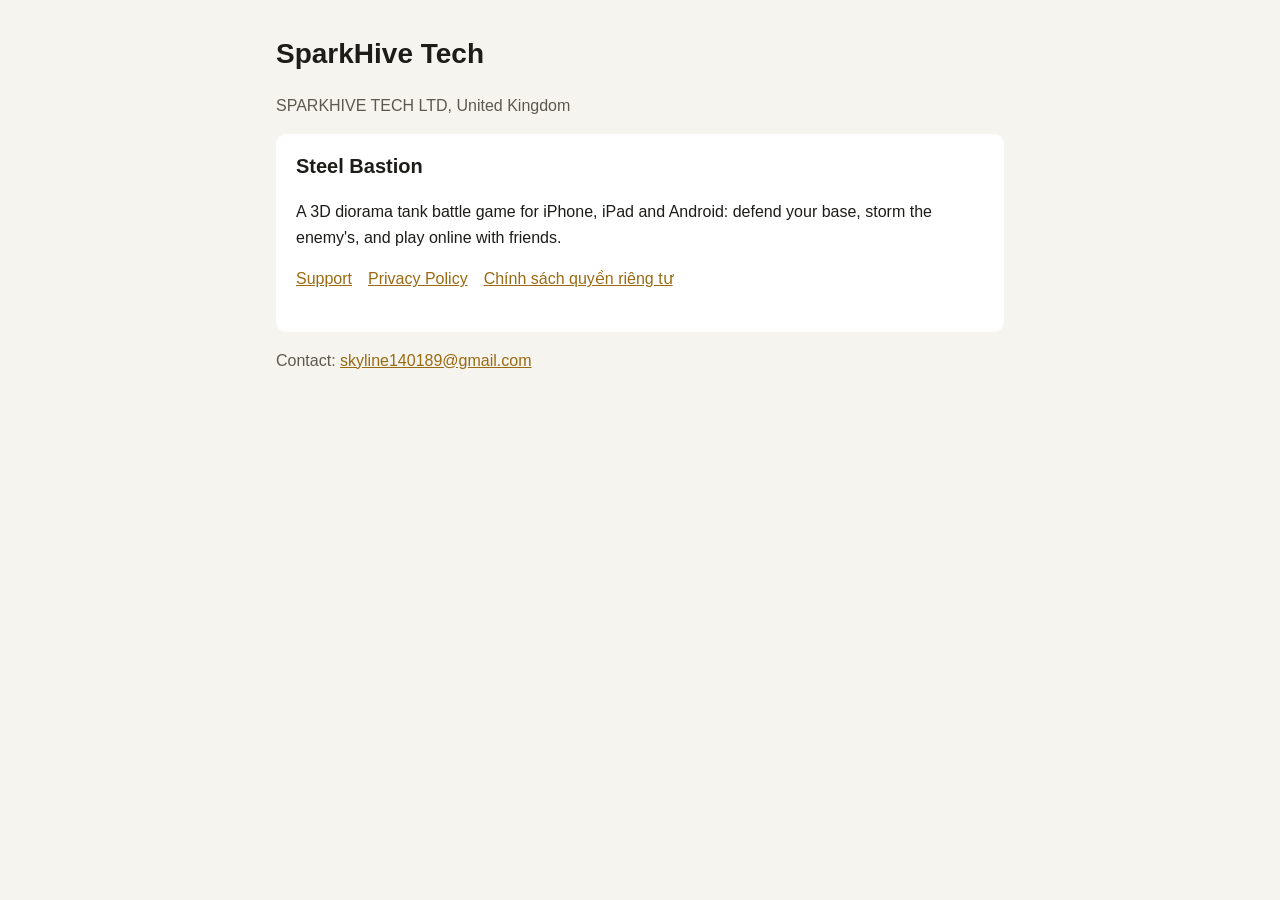
<file: index.html>
<!doctype html>
<html lang="en"><head><meta charset="utf-8"><meta name="viewport" content="width=device-width, initial-scale=1">
<title>SparkHive Tech</title><link rel="stylesheet" href="style.css"></head>
<body><main>
<h1>SparkHive Tech</h1>
<p class="dim">SPARKHIVE TECH LTD, United Kingdom</p>
<div class="card">
<h2 style="margin-top:0">Steel Bastion</h2>
<p>A 3D diorama tank battle game for iPhone, iPad and Android: defend your base, storm the enemy's, and play online with friends.</p>
<nav><a href="steel-bastion/support.html">Support</a><a href="steel-bastion/privacy.html">Privacy Policy</a><a href="steel-bastion/privacy-vi.html">Chính sách quyền riêng tư</a></nav>
</div>
<p class="dim">Contact: <a href="mailto:skyline140189@gmail.com">skyline140189@gmail.com</a></p>
</main></body></html>
</file>
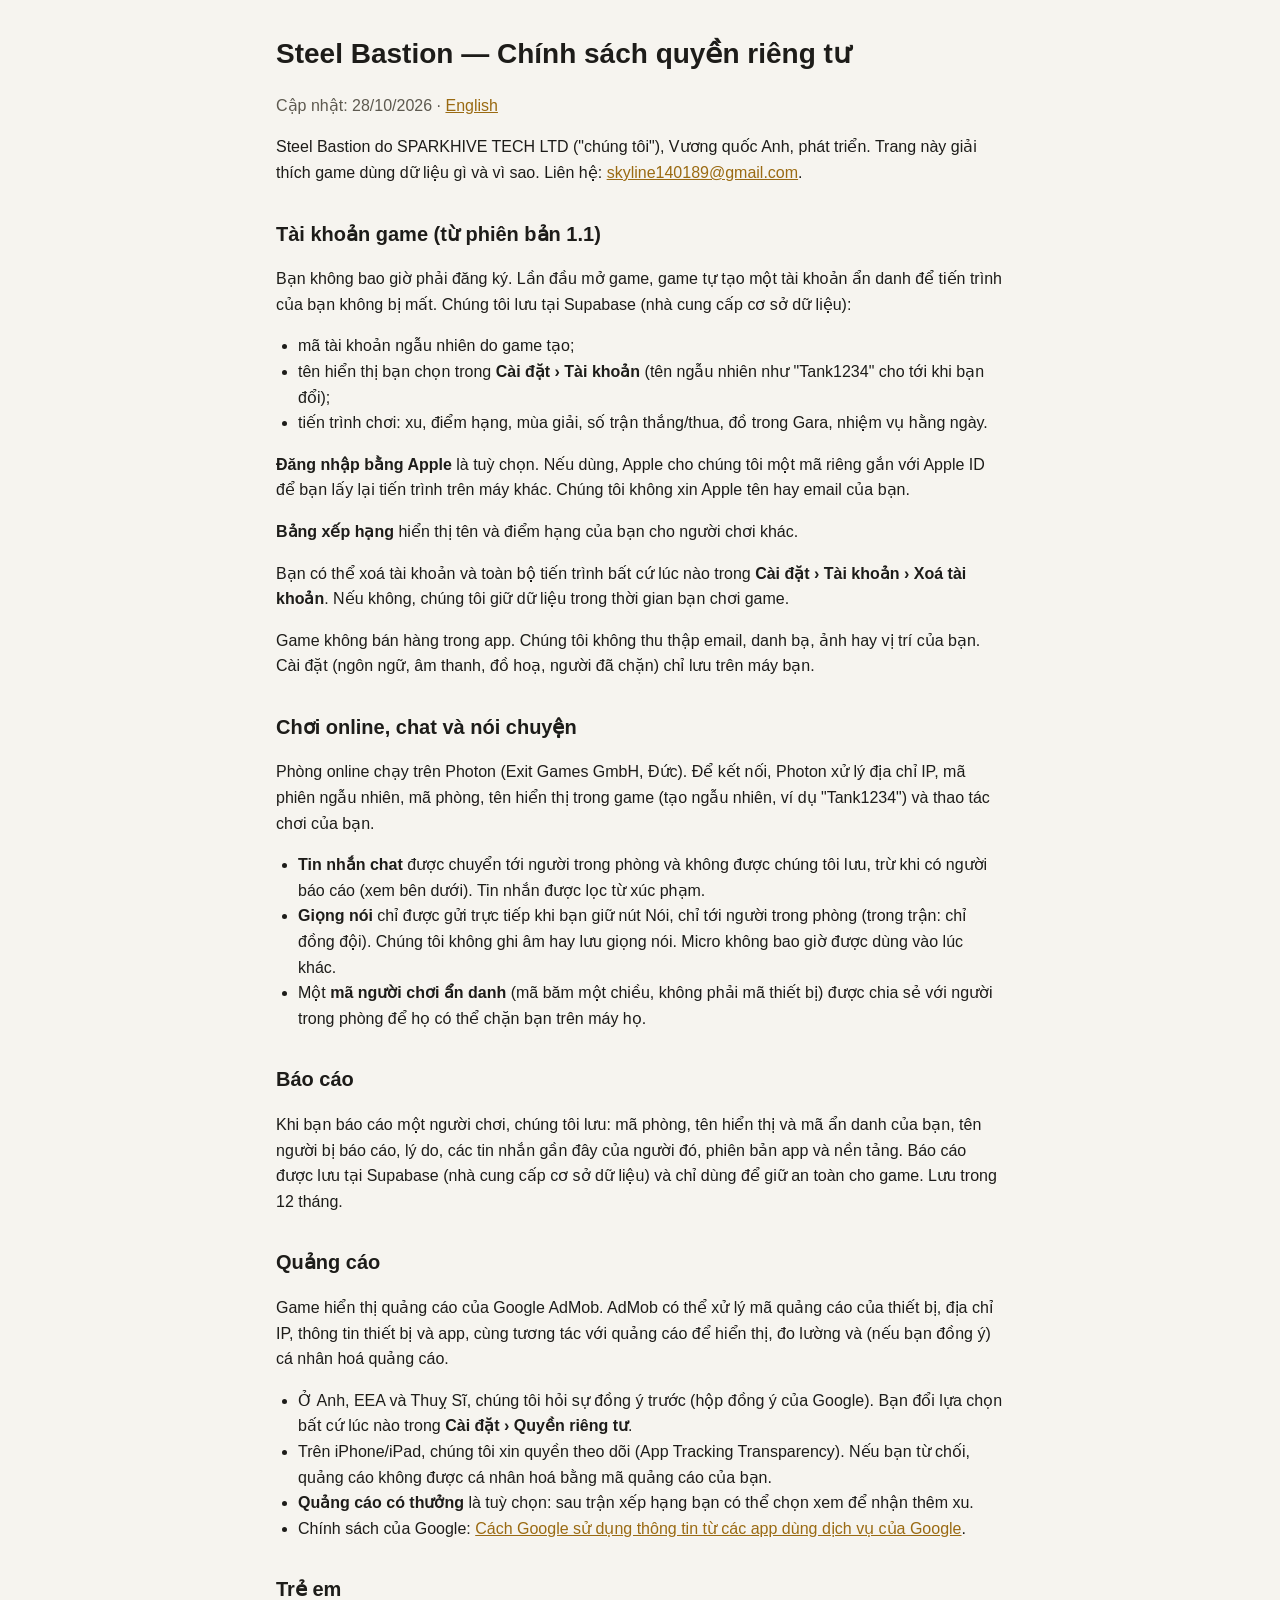
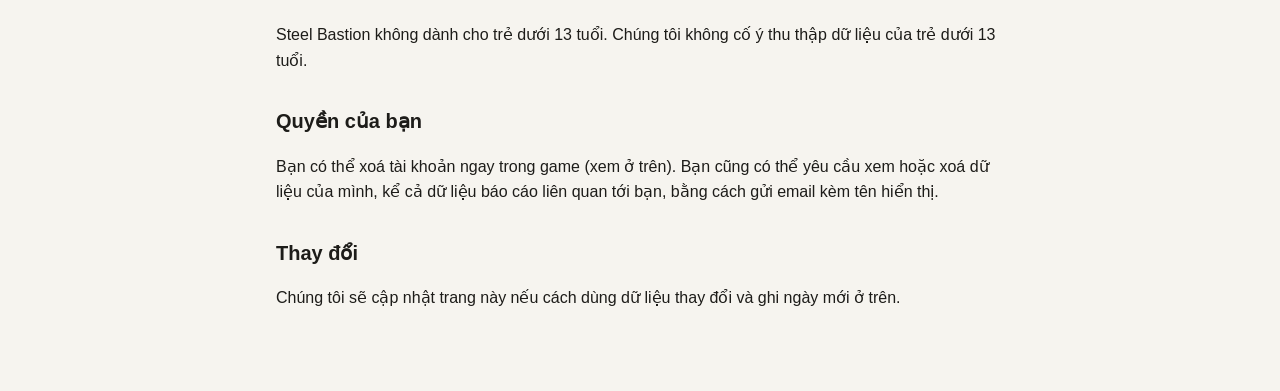
<file: steel-bastion/privacy-vi.html>
<!doctype html>
<html lang="vi"><head><meta charset="utf-8"><meta name="viewport" content="width=device-width, initial-scale=1">
<title>Chính sách quyền riêng tư Steel Bastion</title><link rel="stylesheet" href="../style.css"></head>
<body><main>
<h1>Steel Bastion — Chính sách quyền riêng tư</h1>
<p class="dim">Cập nhật: 28/10/2026 · <a href="privacy.html">English</a></p>
<p>Steel Bastion do SPARKHIVE TECH LTD ("chúng tôi"), Vương quốc Anh, phát triển. Trang này giải thích game dùng dữ liệu gì và vì sao. Liên hệ: <a href="mailto:skyline140189@gmail.com">skyline140189@gmail.com</a>.</p>

<h2>Tài khoản game (từ phiên bản 1.1)</h2>
<p>Bạn không bao giờ phải đăng ký. Lần đầu mở game, game tự tạo một tài khoản ẩn danh để tiến trình của bạn không bị mất. Chúng tôi lưu tại Supabase (nhà cung cấp cơ sở dữ liệu):</p>
<ul>
<li>mã tài khoản ngẫu nhiên do game tạo;</li>
<li>tên hiển thị bạn chọn trong <b>Cài đặt › Tài khoản</b> (tên ngẫu nhiên như "Tank1234" cho tới khi bạn đổi);</li>
<li>tiến trình chơi: xu, điểm hạng, mùa giải, số trận thắng/thua, đồ trong Gara, nhiệm vụ hằng ngày.</li>
</ul>
<p><b>Đăng nhập bằng Apple</b> là tuỳ chọn. Nếu dùng, Apple cho chúng tôi một mã riêng gắn với Apple ID để bạn lấy lại tiến trình trên máy khác. Chúng tôi không xin Apple tên hay email của bạn.</p>
<p><b>Bảng xếp hạng</b> hiển thị tên và điểm hạng của bạn cho người chơi khác.</p>
<p>Bạn có thể xoá tài khoản và toàn bộ tiến trình bất cứ lúc nào trong <b>Cài đặt › Tài khoản › Xoá tài khoản</b>. Nếu không, chúng tôi giữ dữ liệu trong thời gian bạn chơi game.</p>
<p>Game không bán hàng trong app. Chúng tôi không thu thập email, danh bạ, ảnh hay vị trí của bạn. Cài đặt (ngôn ngữ, âm thanh, đồ hoạ, người đã chặn) chỉ lưu trên máy bạn.</p>

<h2>Chơi online, chat và nói chuyện</h2>
<p>Phòng online chạy trên Photon (Exit Games GmbH, Đức). Để kết nối, Photon xử lý địa chỉ IP, mã phiên ngẫu nhiên, mã phòng, tên hiển thị trong game (tạo ngẫu nhiên, ví dụ "Tank1234") và thao tác chơi của bạn.</p>
<ul>
<li><b>Tin nhắn chat</b> được chuyển tới người trong phòng và không được chúng tôi lưu, trừ khi có người báo cáo (xem bên dưới). Tin nhắn được lọc từ xúc phạm.</li>
<li><b>Giọng nói</b> chỉ được gửi trực tiếp khi bạn giữ nút Nói, chỉ tới người trong phòng (trong trận: chỉ đồng đội). Chúng tôi không ghi âm hay lưu giọng nói. Micro không bao giờ được dùng vào lúc khác.</li>
<li>Một <b>mã người chơi ẩn danh</b> (mã băm một chiều, không phải mã thiết bị) được chia sẻ với người trong phòng để họ có thể chặn bạn trên máy họ.</li>
</ul>

<h2>Báo cáo</h2>
<p>Khi bạn báo cáo một người chơi, chúng tôi lưu: mã phòng, tên hiển thị và mã ẩn danh của bạn, tên người bị báo cáo, lý do, các tin nhắn gần đây của người đó, phiên bản app và nền tảng. Báo cáo được lưu tại Supabase (nhà cung cấp cơ sở dữ liệu) và chỉ dùng để giữ an toàn cho game. Lưu trong 12 tháng.</p>

<h2>Quảng cáo</h2>
<p>Game hiển thị quảng cáo của Google AdMob. AdMob có thể xử lý mã quảng cáo của thiết bị, địa chỉ IP, thông tin thiết bị và app, cùng tương tác với quảng cáo để hiển thị, đo lường và (nếu bạn đồng ý) cá nhân hoá quảng cáo.</p>
<ul>
<li>Ở Anh, EEA và Thuỵ Sĩ, chúng tôi hỏi sự đồng ý trước (hộp đồng ý của Google). Bạn đổi lựa chọn bất cứ lúc nào trong <b>Cài đặt › Quyền riêng tư</b>.</li>
<li>Trên iPhone/iPad, chúng tôi xin quyền theo dõi (App Tracking Transparency). Nếu bạn từ chối, quảng cáo không được cá nhân hoá bằng mã quảng cáo của bạn.</li>
<li><b>Quảng cáo có thưởng</b> là tuỳ chọn: sau trận xếp hạng bạn có thể chọn xem để nhận thêm xu.</li>
<li>Chính sách của Google: <a href="https://policies.google.com/technologies/partner-sites">Cách Google sử dụng thông tin từ các app dùng dịch vụ của Google</a>.</li>
</ul>

<h2>Trẻ em</h2>
<p>Steel Bastion không dành cho trẻ dưới 13 tuổi. Chúng tôi không cố ý thu thập dữ liệu của trẻ dưới 13 tuổi.</p>

<h2>Quyền của bạn</h2>
<p>Bạn có thể xoá tài khoản ngay trong game (xem ở trên). Bạn cũng có thể yêu cầu xem hoặc xoá dữ liệu của mình, kể cả dữ liệu báo cáo liên quan tới bạn, bằng cách gửi email kèm tên hiển thị.</p>

<h2>Thay đổi</h2>
<p>Chúng tôi sẽ cập nhật trang này nếu cách dùng dữ liệu thay đổi và ghi ngày mới ở trên.</p>
</main></body></html>
</file>
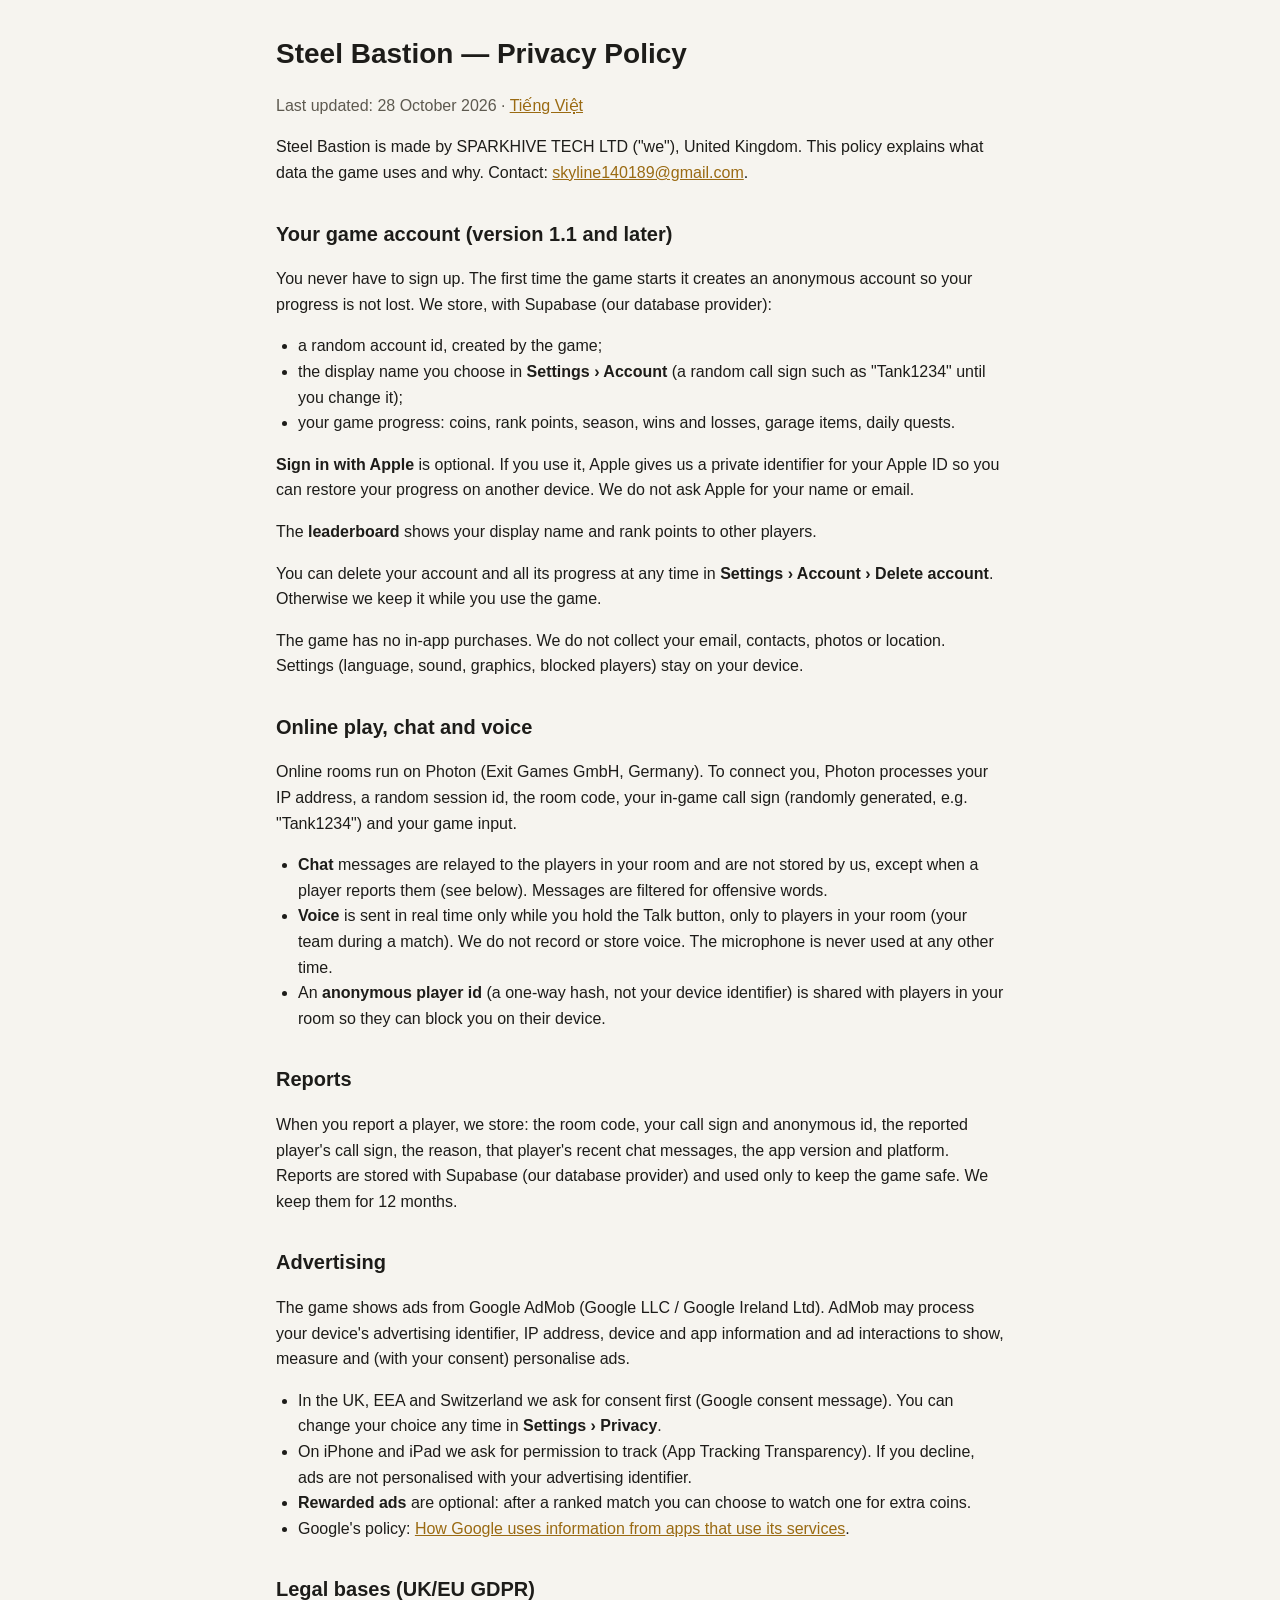
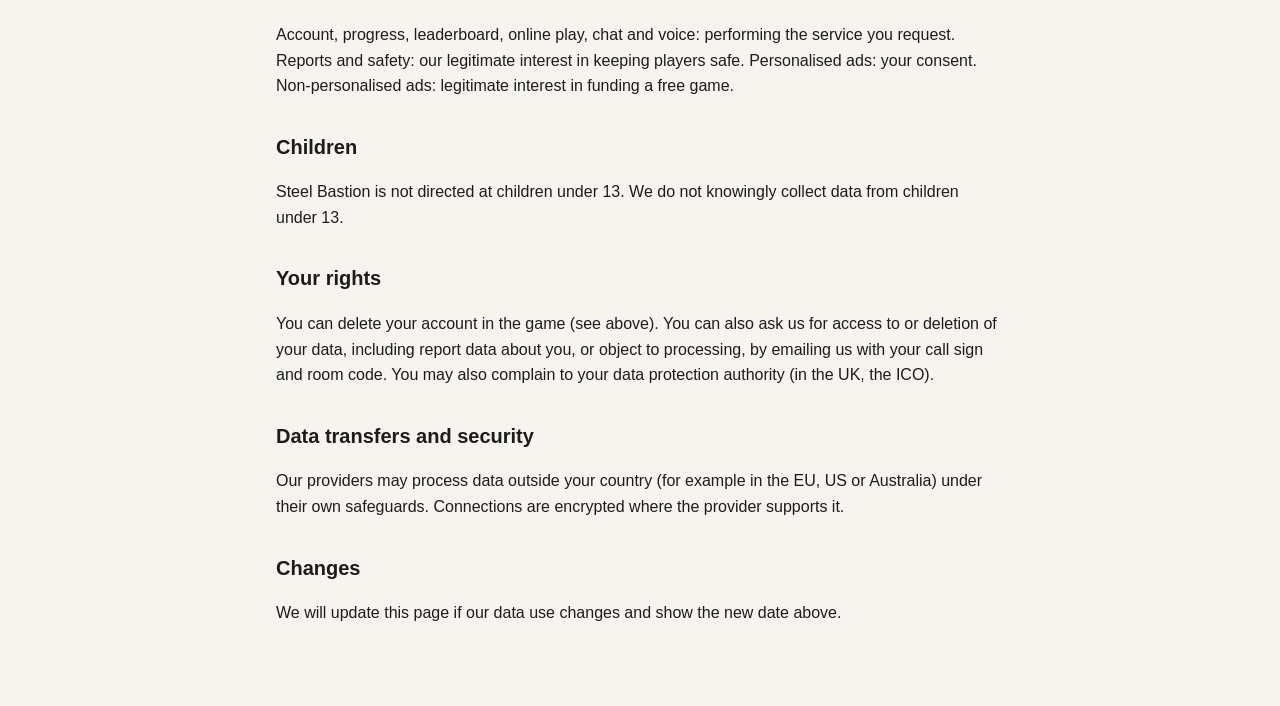
<file: steel-bastion/privacy.html>
<!doctype html>
<html lang="en"><head><meta charset="utf-8"><meta name="viewport" content="width=device-width, initial-scale=1">
<title>Steel Bastion Privacy Policy</title><link rel="stylesheet" href="../style.css"></head>
<body><main>
<h1>Steel Bastion — Privacy Policy</h1>
<p class="dim">Last updated: 28 October 2026 · <a href="privacy-vi.html">Tiếng Việt</a></p>
<p>Steel Bastion is made by SPARKHIVE TECH LTD ("we"), United Kingdom. This policy explains what data the game uses and why. Contact: <a href="mailto:skyline140189@gmail.com">skyline140189@gmail.com</a>.</p>

<h2>Your game account (version 1.1 and later)</h2>
<p>You never have to sign up. The first time the game starts it creates an anonymous account so your progress is not lost. We store, with Supabase (our database provider):</p>
<ul>
<li>a random account id, created by the game;</li>
<li>the display name you choose in <b>Settings › Account</b> (a random call sign such as "Tank1234" until you change it);</li>
<li>your game progress: coins, rank points, season, wins and losses, garage items, daily quests.</li>
</ul>
<p><b>Sign in with Apple</b> is optional. If you use it, Apple gives us a private identifier for your Apple ID so you can restore your progress on another device. We do not ask Apple for your name or email.</p>
<p>The <b>leaderboard</b> shows your display name and rank points to other players.</p>
<p>You can delete your account and all its progress at any time in <b>Settings › Account › Delete account</b>. Otherwise we keep it while you use the game.</p>
<p>The game has no in-app purchases. We do not collect your email, contacts, photos or location. Settings (language, sound, graphics, blocked players) stay on your device.</p>

<h2>Online play, chat and voice</h2>
<p>Online rooms run on Photon (Exit Games GmbH, Germany). To connect you, Photon processes your IP address, a random session id, the room code, your in-game call sign (randomly generated, e.g. "Tank1234") and your game input.</p>
<ul>
<li><b>Chat</b> messages are relayed to the players in your room and are not stored by us, except when a player reports them (see below). Messages are filtered for offensive words.</li>
<li><b>Voice</b> is sent in real time only while you hold the Talk button, only to players in your room (your team during a match). We do not record or store voice. The microphone is never used at any other time.</li>
<li>An <b>anonymous player id</b> (a one-way hash, not your device identifier) is shared with players in your room so they can block you on their device.</li>
</ul>

<h2>Reports</h2>
<p>When you report a player, we store: the room code, your call sign and anonymous id, the reported player's call sign, the reason, that player's recent chat messages, the app version and platform. Reports are stored with Supabase (our database provider) and used only to keep the game safe. We keep them for 12 months.</p>

<h2>Advertising</h2>
<p>The game shows ads from Google AdMob (Google LLC / Google Ireland Ltd). AdMob may process your device's advertising identifier, IP address, device and app information and ad interactions to show, measure and (with your consent) personalise ads.</p>
<ul>
<li>In the UK, EEA and Switzerland we ask for consent first (Google consent message). You can change your choice any time in <b>Settings › Privacy</b>.</li>
<li>On iPhone and iPad we ask for permission to track (App Tracking Transparency). If you decline, ads are not personalised with your advertising identifier.</li>
<li><b>Rewarded ads</b> are optional: after a ranked match you can choose to watch one for extra coins.</li>
<li>Google's policy: <a href="https://policies.google.com/technologies/partner-sites">How Google uses information from apps that use its services</a>.</li>
</ul>

<h2>Legal bases (UK/EU GDPR)</h2>
<p>Account, progress, leaderboard, online play, chat and voice: performing the service you request. Reports and safety: our legitimate interest in keeping players safe. Personalised ads: your consent. Non-personalised ads: legitimate interest in funding a free game.</p>

<h2>Children</h2>
<p>Steel Bastion is not directed at children under 13. We do not knowingly collect data from children under 13.</p>

<h2>Your rights</h2>
<p>You can delete your account in the game (see above). You can also ask us for access to or deletion of your data, including report data about you, or object to processing, by emailing us with your call sign and room code. You may also complain to your data protection authority (in the UK, the ICO).</p>

<h2>Data transfers and security</h2>
<p>Our providers may process data outside your country (for example in the EU, US or Australia) under their own safeguards. Connections are encrypted where the provider supports it.</p>

<h2>Changes</h2>
<p>We will update this page if our data use changes and show the new date above.</p>
</main></body></html>
</file>
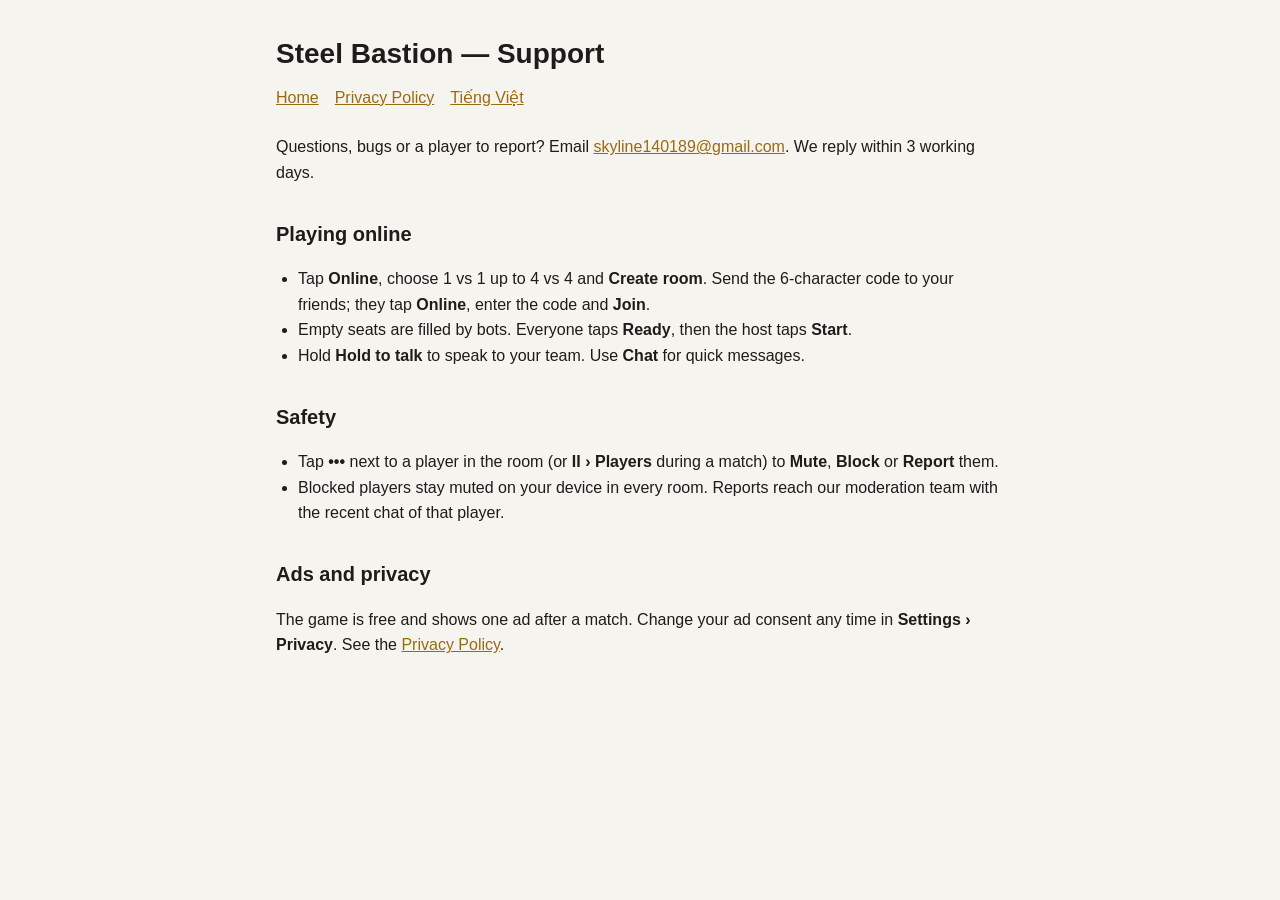
<file: steel-bastion/support.html>
<!doctype html>
<html lang="en"><head><meta charset="utf-8"><meta name="viewport" content="width=device-width, initial-scale=1">
<title>Steel Bastion Support</title><link rel="stylesheet" href="../style.css"></head>
<body><main>
<h1>Steel Bastion — Support</h1>
<nav><a href="../index.html">Home</a><a href="privacy.html">Privacy Policy</a><a href="privacy-vi.html">Tiếng Việt</a></nav>
<p>Questions, bugs or a player to report? Email <a href="mailto:skyline140189@gmail.com">skyline140189@gmail.com</a>. We reply within 3 working days.</p>
<h2>Playing online</h2>
<ul>
<li>Tap <b>Online</b>, choose 1 vs 1 up to 4 vs 4 and <b>Create room</b>. Send the 6-character code to your friends; they tap <b>Online</b>, enter the code and <b>Join</b>.</li>
<li>Empty seats are filled by bots. Everyone taps <b>Ready</b>, then the host taps <b>Start</b>.</li>
<li>Hold <b>Hold to talk</b> to speak to your team. Use <b>Chat</b> for quick messages.</li>
</ul>
<h2>Safety</h2>
<ul>
<li>Tap <b>•••</b> next to a player in the room (or <b>II › Players</b> during a match) to <b>Mute</b>, <b>Block</b> or <b>Report</b> them.</li>
<li>Blocked players stay muted on your device in every room. Reports reach our moderation team with the recent chat of that player.</li>
</ul>
<h2>Ads and privacy</h2>
<p>The game is free and shows one ad after a match. Change your ad consent any time in <b>Settings › Privacy</b>. See the <a href="privacy.html">Privacy Policy</a>.</p>
</main></body></html>
</file>
<file: style.css>
:root { --bg:#f6f4ef; --fg:#1d1c19; --dim:#5d594f; --accent:#9a6a12; --card:#fff; }
@media (prefers-color-scheme: dark) { :root { --bg:#151412; --fg:#ece7dc; --dim:#a8a192; --accent:#e0b04a; --card:#1e1c19; } }
* { box-sizing:border-box; }
body { margin:0; background:var(--bg); color:var(--fg); font:16px/1.6 -apple-system, BlinkMacSystemFont, "Segoe UI", Roboto, sans-serif; }
main { max-width:760px; margin:0 auto; padding:32px 16px 64px; }
h1 { font-size:28px; margin:0 0 4px; } h2 { font-size:20px; margin-top:32px; } h3 { font-size:17px; margin-top:20px; }
a { color:var(--accent); } .dim { color:var(--dim); } nav { margin:8px 0 24px; display:flex; gap:16px; flex-wrap:wrap; }
.card { background:var(--card); border-radius:10px; padding:16px 20px; margin:16px 0; }
ul { padding-left:22px; }
</file>
